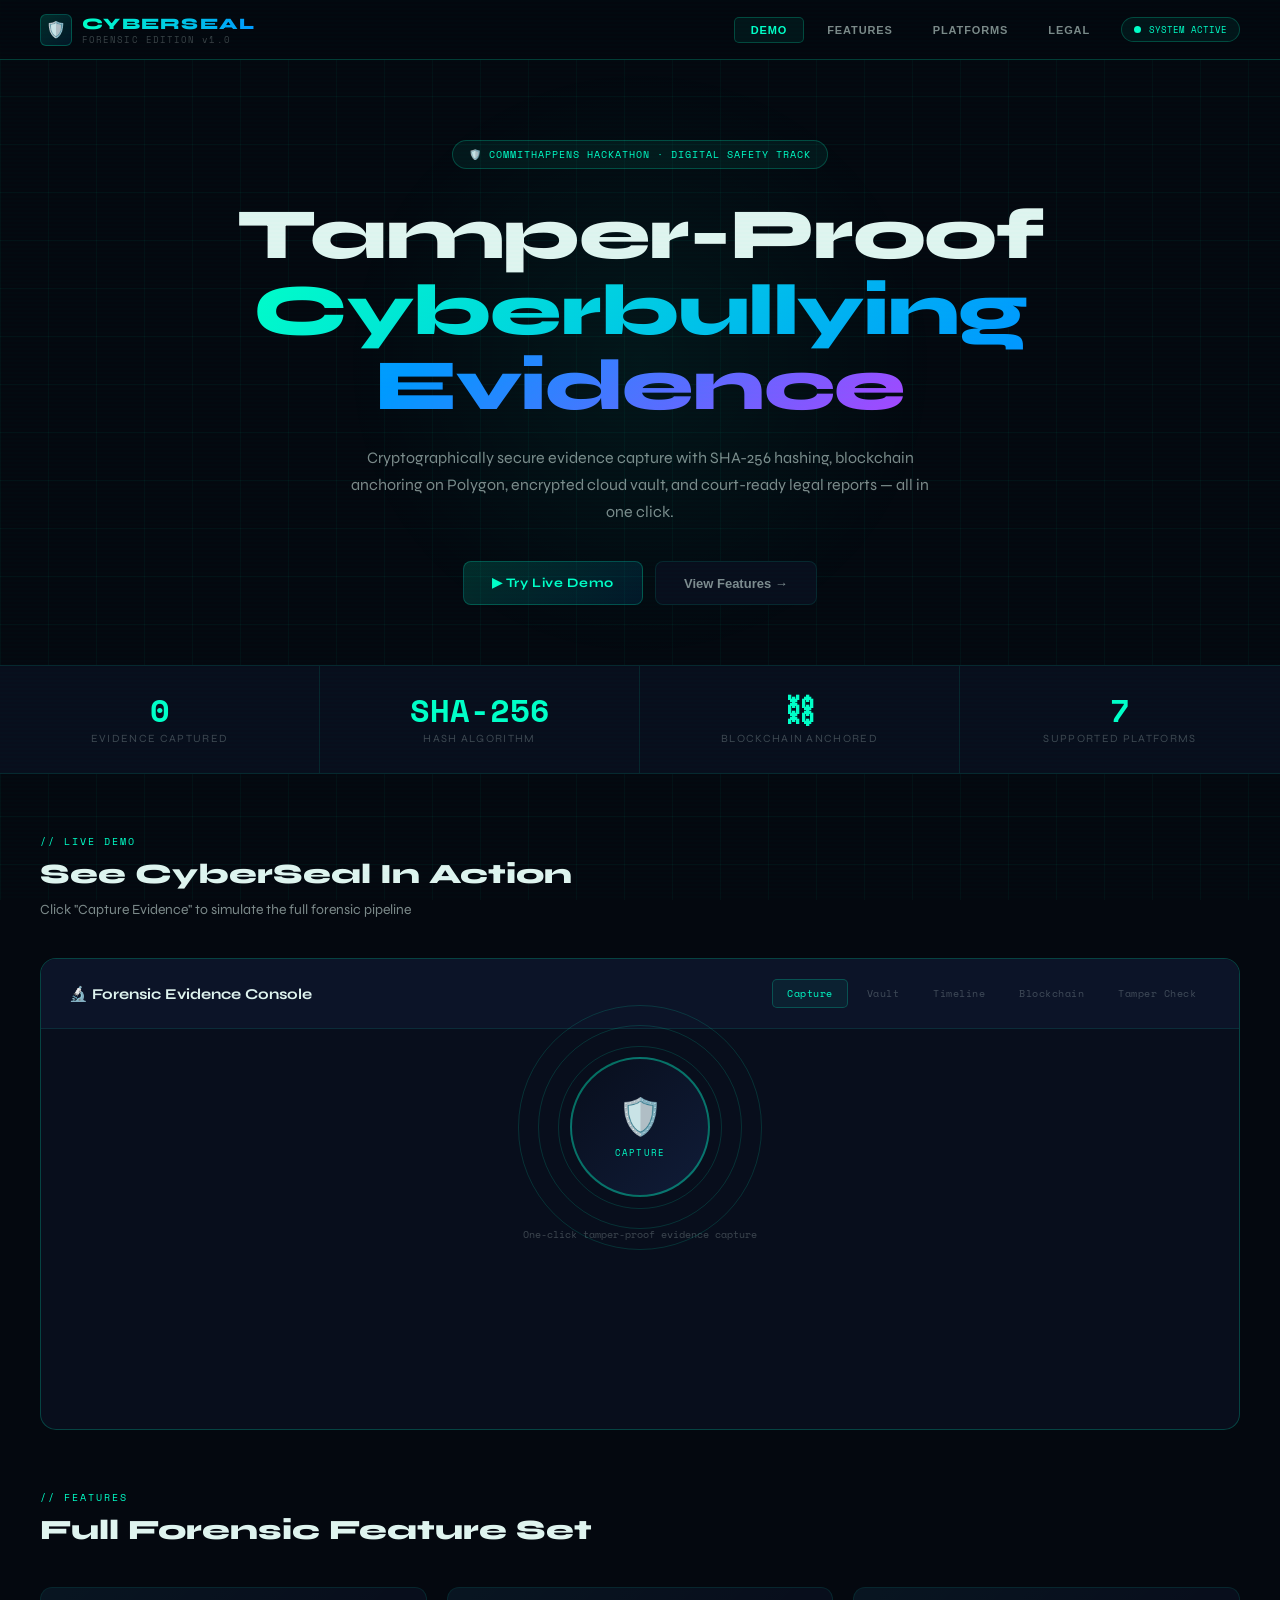
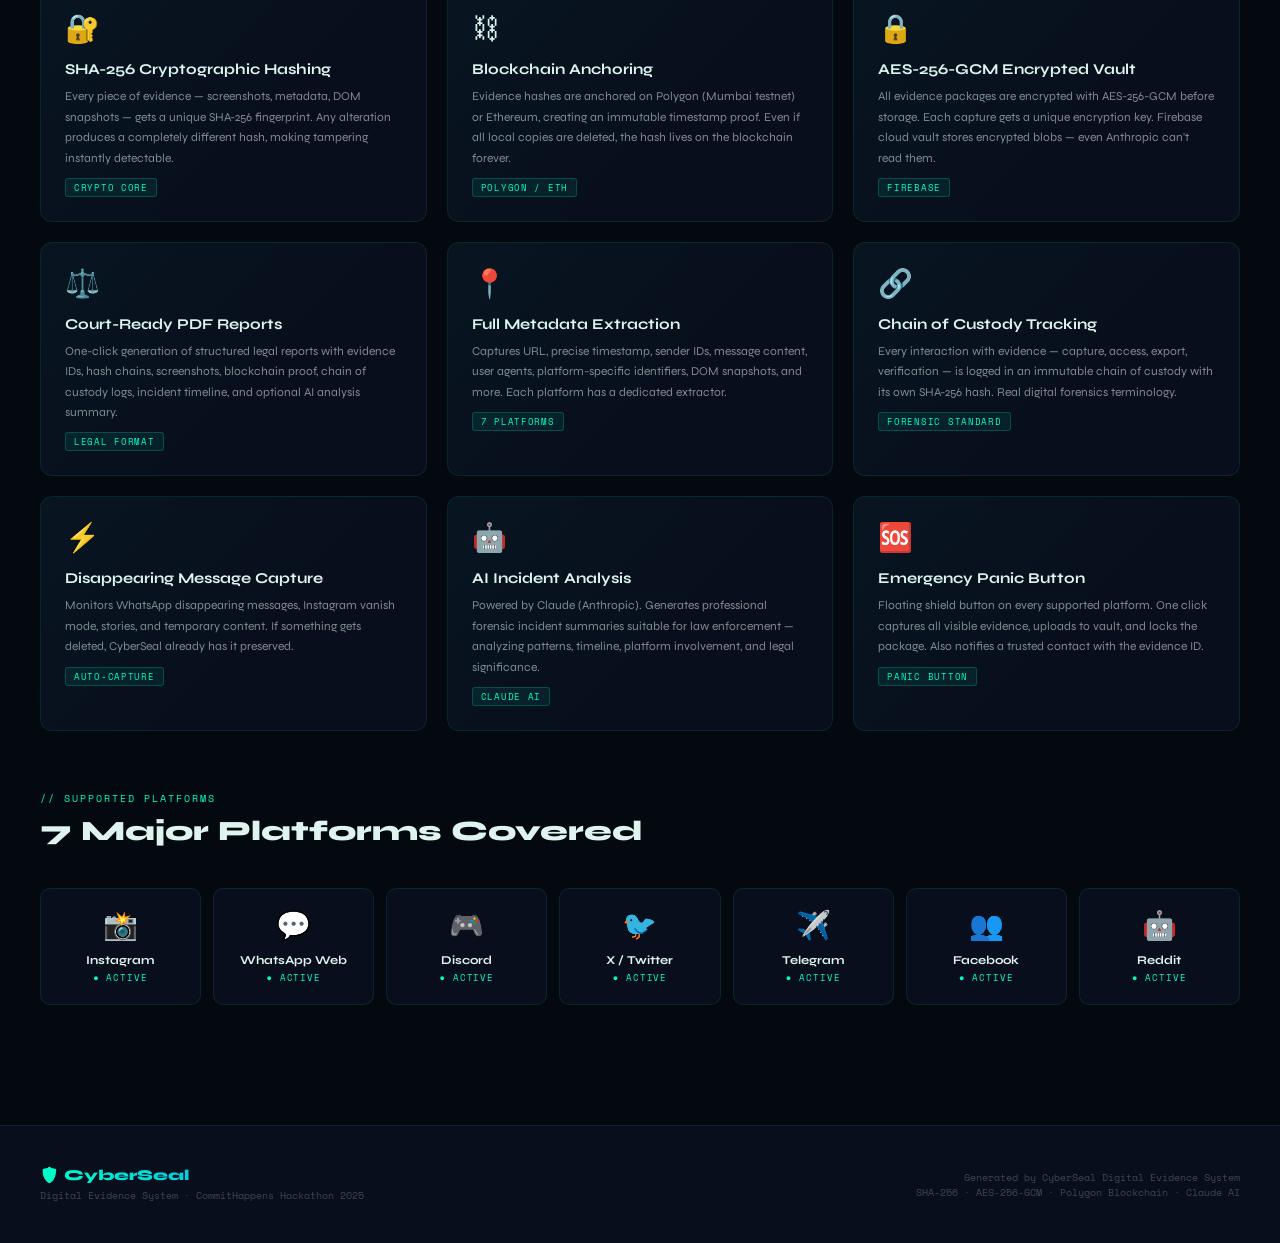
<file: index.html>
<!DOCTYPE html>
<html lang="en">
<head>
  <meta charset="UTF-8"/>
  <meta name="viewport" content="width=device-width, initial-scale=1.0"/>
  <title>CyberSeal — Digital Forensics Platform</title>
  <link rel="preconnect" href="https://fonts.googleapis.com">
  <link href="https://fonts.googleapis.com/css2?family=Space+Mono:ital,wght@0,400;0,700&family=Syne:wght@400;600;700;800;900&display=swap" rel="stylesheet">
  <style>
/* ============================================================
   CyberSeal Web Dashboard — Military Forensic Aesthetic
   ============================================================ */
*,*::before,*::after{box-sizing:border-box;margin:0;padding:0}

:root{
  --bg:      #04080f;
  --bg1:     #080e1c;
  --bg2:     #0c1428;
  --bg3:     #101c38;
  --border:  rgba(0,255,200,0.1);
  --border2: rgba(0,255,200,0.22);
  --accent:  #00ffc8;
  --accent2: #0099ff;
  --danger:  #ff3b5c;
  --warn:    #ffbb00;
  --text:    #dff4ef;
  --text2:   rgba(223,244,239,0.55);
  --text3:   rgba(223,244,239,0.25);
  --mono:    'Space Mono',monospace;
  --sans:    'Syne',sans-serif;
  --glow:    0 0 40px rgba(0,255,200,0.12);
  --glow2:   0 0 60px rgba(0,153,255,0.1);
}

html,body{background:var(--bg);color:var(--text);font-family:var(--sans);overflow-x:hidden;min-height:100vh}

/* Scanlines overlay */
body::before{content:'';position:fixed;inset:0;background:repeating-linear-gradient(0deg,transparent,transparent 2px,rgba(0,255,200,0.012) 2px,rgba(0,255,200,0.012) 4px);pointer-events:none;z-index:1000}

/* Grid background */
body::after{content:'';position:fixed;inset:0;background-image:linear-gradient(rgba(0,255,200,0.04) 1px,transparent 1px),linear-gradient(90deg,rgba(0,255,200,0.04) 1px,transparent 1px);background-size:48px 48px;pointer-events:none;z-index:0}

/* ---- NAV ---- */
nav{position:sticky;top:0;z-index:500;background:rgba(4,8,15,0.92);backdrop-filter:blur(12px);border-bottom:1px solid var(--border2);padding:0 40px;display:flex;align-items:center;gap:32px;height:60px}
.nav-logo{display:flex;align-items:center;gap:10px;text-decoration:none}
.nav-logo-icon{width:32px;height:32px;background:linear-gradient(135deg,rgba(0,255,200,0.15),rgba(0,153,255,0.1));border:1px solid var(--border2);border-radius:6px;display:flex;align-items:center;justify-content:center;font-size:16px}
.nav-brand{font-weight:800;font-size:16px;letter-spacing:0.08em;background:linear-gradient(90deg,var(--accent),var(--accent2));-webkit-background-clip:text;-webkit-text-fill-color:transparent;background-clip:text}
.nav-tagline{font-family:var(--mono);font-size:9px;color:var(--text3);letter-spacing:0.12em}
.nav-items{display:flex;align-items:center;gap:6px;margin-left:auto}
.nav-item{padding:6px 16px;font-size:11px;font-weight:600;letter-spacing:0.08em;color:var(--text2);background:none;border:1px solid transparent;border-radius:5px;cursor:pointer;transition:all 0.2s;text-transform:uppercase}
.nav-item:hover,.nav-item.active{color:var(--accent);border-color:var(--border2);background:rgba(0,255,200,0.06)}
.nav-status{display:flex;align-items:center;gap:8px;padding:5px 12px;background:rgba(0,255,200,0.06);border:1px solid var(--border2);border-radius:20px;font-family:var(--mono);font-size:9px;color:var(--accent);margin-left:8px}
.nav-dot{width:7px;height:7px;border-radius:50%;background:var(--accent);animation:blink 1.4s ease infinite}
@keyframes blink{0%,100%{opacity:1}50%{opacity:0.2}}

/* ---- HERO ---- */
.hero{position:relative;z-index:1;padding:80px 40px 60px;text-align:center;overflow:hidden}
.hero::before{content:'';position:absolute;top:50%;left:50%;transform:translate(-50%,-50%);width:600px;height:600px;background:radial-gradient(ellipse at center,rgba(0,255,200,0.06) 0%,transparent 70%);pointer-events:none}
.hero-badge{display:inline-flex;align-items:center;gap:8px;padding:6px 16px;background:rgba(0,255,200,0.06);border:1px solid var(--border2);border-radius:20px;font-family:var(--mono);font-size:10px;color:var(--accent);letter-spacing:0.1em;margin-bottom:28px}
.hero-title{font-size:clamp(40px,6vw,72px);font-weight:900;line-height:1.05;letter-spacing:-0.02em;margin-bottom:20px}
.hero-title span{background:linear-gradient(135deg,var(--accent) 0%,var(--accent2) 60%,#aa44ff 100%);-webkit-background-clip:text;-webkit-text-fill-color:transparent;background-clip:text}
.hero-sub{font-size:16px;color:var(--text2);max-width:600px;margin:0 auto 36px;line-height:1.7}
.hero-actions{display:flex;gap:12px;justify-content:center;flex-wrap:wrap}
.btn-primary{padding:13px 28px;background:linear-gradient(135deg,rgba(0,255,200,0.15),rgba(0,153,255,0.1));border:1px solid var(--border2);border-radius:8px;color:var(--accent);font-family:var(--sans);font-size:13px;font-weight:700;cursor:pointer;letter-spacing:0.05em;transition:all 0.2s}
.btn-primary:hover{background:linear-gradient(135deg,rgba(0,255,200,0.25),rgba(0,153,255,0.2));box-shadow:var(--glow);transform:translateY(-1px)}
.btn-secondary{padding:13px 28px;background:var(--bg1);border:1px solid var(--border);border-radius:8px;color:var(--text2);font-size:13px;font-weight:600;cursor:pointer;transition:all 0.2s}
.btn-secondary:hover{border-color:var(--border2);color:var(--text)}

/* ---- STATS BAR ---- */
.stats-bar{position:relative;z-index:1;display:grid;grid-template-columns:repeat(4,1fr);border-top:1px solid var(--border);border-bottom:1px solid var(--border);background:var(--bg1);margin:0}
.stat-block{padding:28px;text-align:center;border-right:1px solid var(--border)}
.stat-block:last-child{border-right:none}
.stat-num{font-family:var(--mono);font-size:32px;font-weight:700;color:var(--accent);line-height:1;margin-bottom:6px}
.stat-desc{font-size:11px;color:var(--text3);text-transform:uppercase;letter-spacing:0.12em}

/* ---- MAIN CONTENT ---- */
.main{position:relative;z-index:1;padding:60px 40px;max-width:1400px;margin:0 auto}

/* ---- SECTION HEADER ---- */
.section-head{margin-bottom:40px}
.section-label{font-family:var(--mono);font-size:10px;color:var(--accent);letter-spacing:0.2em;text-transform:uppercase;margin-bottom:8px}
.section-title{font-size:28px;font-weight:800;margin-bottom:10px}
.section-sub{color:var(--text2);font-size:14px}

/* ---- FEATURE GRID ---- */
.feature-grid{display:grid;grid-template-columns:repeat(auto-fit,minmax(300px,1fr));gap:20px;margin-bottom:60px}
.feature-card{background:var(--bg1);border:1px solid var(--border);border-radius:12px;padding:24px;transition:all 0.3s;position:relative;overflow:hidden}
.feature-card::before{content:'';position:absolute;inset:0;background:linear-gradient(135deg,rgba(0,255,200,0.03) 0%,transparent 60%);pointer-events:none}
.feature-card:hover{border-color:var(--border2);transform:translateY(-2px);box-shadow:var(--glow)}
.fc-icon{font-size:28px;margin-bottom:14px}
.fc-title{font-size:15px;font-weight:700;margin-bottom:8px;color:var(--text)}
.fc-desc{font-size:12px;color:var(--text2);line-height:1.7}
.fc-tag{display:inline-block;padding:2px 8px;background:rgba(0,255,200,0.08);border:1px solid rgba(0,255,200,0.2);border-radius:3px;font-family:var(--mono);font-size:9px;color:var(--accent);letter-spacing:0.08em;margin-top:10px}

/* ---- DEMO PANEL ---- */
.demo-section{background:var(--bg1);border:1px solid var(--border2);border-radius:16px;overflow:hidden;margin-bottom:60px}
.demo-header{padding:20px 28px;border-bottom:1px solid var(--border);display:flex;align-items:center;justify-content:space-between;background:var(--bg2)}
.demo-title{font-weight:700;font-size:15px;display:flex;align-items:center;gap:10px}
.demo-tabs{display:flex;gap:4px}
.demo-tab{padding:6px 14px;background:none;border:1px solid transparent;border-radius:5px;color:var(--text3);font-family:var(--mono);font-size:10px;cursor:pointer;transition:all 0.2s;letter-spacing:0.05em}
.demo-tab.active,.demo-tab:hover{color:var(--accent);border-color:var(--border2);background:rgba(0,255,200,0.06)}
.demo-body{padding:28px;min-height:400px}

/* ---- EVIDENCE DEMO CARD ---- */
.ev-demo-card{background:var(--bg2);border:1px solid var(--border);border-radius:10px;padding:20px;margin-bottom:16px}
.ev-demo-top{display:flex;align-items:center;gap:12px;margin-bottom:14px;flex-wrap:wrap}
.ev-demo-platform{padding:4px 10px;background:rgba(0,153,255,0.1);border:1px solid rgba(0,153,255,0.3);border-radius:4px;font-family:var(--mono);font-size:10px;color:var(--accent2);letter-spacing:0.1em}
.ev-demo-id{font-family:var(--mono);font-size:12px;color:var(--accent);flex:1}
.ev-demo-verified{padding:3px 10px;background:rgba(0,255,200,0.08);border:1px solid rgba(0,255,200,0.3);border-radius:4px;font-family:var(--mono);font-size:9px;color:var(--accent);letter-spacing:0.1em}
.ev-demo-grid{display:grid;grid-template-columns:1fr 1fr;gap:10px}
.ev-demo-field{background:var(--bg3);border:1px solid var(--border);border-radius:6px;padding:10px}
.ev-demo-label{font-family:var(--mono);font-size:9px;color:var(--text3);letter-spacing:0.1em;margin-bottom:4px;text-transform:uppercase}
.ev-demo-val{font-family:var(--mono);font-size:10px;color:var(--accent);word-break:break-all}

/* ---- TIMELINE ---- */
.timeline{position:relative;padding-left:28px}
.timeline::before{content:'';position:absolute;left:8px;top:0;bottom:0;width:1px;background:linear-gradient(to bottom,var(--accent),var(--accent2),transparent)}
.tl-entry{position:relative;padding:14px 0 14px 20px;border-bottom:1px solid var(--border)}
.tl-entry:last-child{border-bottom:none}
.tl-entry::before{content:'';position:absolute;left:-20px;top:22px;width:9px;height:9px;border-radius:50%;background:var(--accent);border:2px solid var(--bg1);box-shadow:0 0 10px rgba(0,255,200,0.5)}
.tl-time{font-family:var(--mono);font-size:10px;color:var(--accent);margin-bottom:4px}
.tl-event{font-size:13px;font-weight:600;margin-bottom:3px}
.tl-platform{font-family:var(--mono);font-size:9px;color:var(--text3);letter-spacing:0.08em}

/* ---- BLOCKCHAIN SECTION ---- */
.chain-block{background:linear-gradient(135deg,var(--bg2),var(--bg3));border:1px solid rgba(0,153,255,0.2);border-radius:10px;padding:20px}
.chain-tx-id{font-family:var(--mono);font-size:11px;color:var(--accent2);margin-bottom:8px;word-break:break-all}
.chain-meta{display:flex;gap:16px;flex-wrap:wrap}
.chain-meta-item{font-family:var(--mono);font-size:10px;color:var(--text3)}
.chain-meta-item span{color:var(--text2)}

/* ---- TAMPER DEMO ---- */
.tamper-block{background:rgba(255,59,92,0.04);border:1px solid rgba(255,59,92,0.2);border-radius:10px;padding:20px}
.tamper-warning{font-family:var(--mono);font-size:14px;color:var(--danger);font-weight:700;margin-bottom:12px;display:flex;align-items:center;gap:10px}
.tamper-detail{font-family:var(--mono);font-size:10px;color:rgba(255,59,92,0.7);line-height:1.8}

/* ---- PLATFORMS SECTION ---- */
.platforms-grid{display:grid;grid-template-columns:repeat(auto-fit,minmax(140px,1fr));gap:12px;margin-bottom:60px}
.platform-tile{background:var(--bg1);border:1px solid var(--border);border-radius:10px;padding:20px;text-align:center;transition:all 0.2s}
.platform-tile:hover{border-color:var(--border2);transform:translateY(-2px)}
.pt-icon{font-size:28px;margin-bottom:10px}
.pt-name{font-size:12px;font-weight:700;margin-bottom:4px}
.pt-status{font-family:var(--mono);font-size:9px;color:var(--accent);letter-spacing:0.1em}

/* ---- FOOTER ---- */
footer{position:relative;z-index:1;border-top:1px solid var(--border);padding:40px;background:var(--bg1)}
.footer-inner{max-width:1400px;margin:0 auto;display:flex;align-items:center;justify-content:space-between;gap:20px;flex-wrap:wrap}
.footer-brand{font-weight:800;font-size:15px;background:linear-gradient(90deg,var(--accent),var(--accent2));-webkit-background-clip:text;-webkit-text-fill-color:transparent;background-clip:text}
.footer-text{font-family:var(--mono);font-size:10px;color:var(--text3)}

/* ---- ANIMATIONS ---- */
.fade-in{opacity:0;transform:translateY(20px);animation:fade-in 0.6s ease forwards}
@keyframes fade-in{to{opacity:1;transform:none}}
.stagger-1{animation-delay:0.1s}
.stagger-2{animation-delay:0.2s}
.stagger-3{animation-delay:0.3s}
.stagger-4{animation-delay:0.4s}

/* ---- CAPTURE DEMO BUTTON ---- */
.demo-capture-btn{display:flex;flex-direction:column;align-items:center;justify-content:center;width:140px;height:140px;border-radius:50%;background:linear-gradient(135deg,#080e1c,#101c38);border:2px solid rgba(0,255,200,0.4);cursor:pointer;margin:0 auto 30px;position:relative;transition:all 0.3s;outline:none}
.demo-capture-btn:hover{border-color:var(--accent);box-shadow:0 0 60px rgba(0,255,200,0.25)}
.demo-capture-btn.active{border-color:var(--accent);box-shadow:0 0 80px rgba(0,255,200,0.4)}
.dcb-icon{font-size:36px;margin-bottom:8px}
.dcb-label{font-family:var(--mono);font-size:9px;color:var(--accent);letter-spacing:0.12em}
.dcb-ring{position:absolute;border-radius:50%;border:1px solid rgba(0,255,200,0.15);animation:ring-expand 2.2s ease-out infinite}
.dcb-ring.r1{width:120%;height:120%;animation-delay:0s}
.dcb-ring.r2{width:150%;height:150%;animation-delay:0.7s}
.dcb-ring.r3{width:180%;height:180%;animation-delay:1.4s}
@keyframes ring-expand{0%{transform:scale(0.85);opacity:0.6}100%{transform:scale(1);opacity:0}}

/* ---- CAPTURE RESULT ---- */
.capture-result{display:none;background:var(--bg2);border:1px solid var(--border2);border-radius:10px;padding:20px;font-family:var(--mono);font-size:11px}
.capture-result.show{display:block;animation:fade-in 0.4s ease}
.cr-line{margin-bottom:6px;color:var(--text2)}
.cr-line .val{color:var(--accent)}
.cr-line .hash-val{color:var(--accent2);font-size:9px;word-break:break-all}
.cr-chain{color:#0099ff}

/* ---- COPY BUTTON ---- */
.copy-btn{padding:4px 10px;background:var(--bg3);border:1px solid var(--border2);border-radius:4px;color:var(--accent);font-family:var(--mono);font-size:9px;cursor:pointer;margin-left:8px;transition:all 0.15s}
.copy-btn:hover{background:rgba(0,255,200,0.1)}
  </style>
</head>
<body>

<!-- NAV -->
<nav>
  <a class="nav-logo" href="#">
    <div class="nav-logo-icon">🛡️</div>
    <div>
      <div class="nav-brand">CYBERSEAL</div>
      <div class="nav-tagline">FORENSIC EDITION v1.0</div>
    </div>
  </a>
  <div class="nav-items">
    <button class="nav-item active" onclick="showSection('demo')">Demo</button>
    <button class="nav-item" onclick="showSection('features')">Features</button>
    <button class="nav-item" onclick="showSection('platforms')">Platforms</button>
    <button class="nav-item" onclick="showSection('legal')">Legal</button>
    <div class="nav-status"><div class="nav-dot"></div> SYSTEM ACTIVE</div>
  </div>
</nav>

<!-- HERO -->
<div class="hero" id="heroSection">
  <div class="hero-badge">🛡️ COMMITHAPPENS HACKATHON · DIGITAL SAFETY TRACK</div>
  <h1 class="hero-title fade-in">
    Tamper-Proof<br/><span>Cyberbullying Evidence</span>
  </h1>
  <p class="hero-sub fade-in stagger-1">
    Cryptographically secure evidence capture with SHA-256 hashing, blockchain anchoring on Polygon, encrypted cloud vault, and court-ready legal reports — all in one click.
  </p>
  <div class="hero-actions fade-in stagger-2">
    <button class="btn-primary" onclick="scrollToDemo()">▶ Try Live Demo</button>
    <button class="btn-secondary" onclick="showSection('features')">View Features →</button>
  </div>
</div>

<!-- STATS BAR -->
<div class="stats-bar">
  <div class="stat-block fade-in stagger-1">
    <div class="stat-num" id="liveCaptures">0</div>
    <div class="stat-desc">Evidence Captured</div>
  </div>
  <div class="stat-block fade-in stagger-2">
    <div class="stat-num">SHA-256</div>
    <div class="stat-desc">Hash Algorithm</div>
  </div>
  <div class="stat-block fade-in stagger-3">
    <div class="stat-num">⛓</div>
    <div class="stat-desc">Blockchain Anchored</div>
  </div>
  <div class="stat-block fade-in stagger-4">
    <div class="stat-num">7</div>
    <div class="stat-desc">Supported Platforms</div>
  </div>
</div>

<!-- MAIN -->
<div class="main">

  <!-- ===== DEMO SECTION ===== -->
  <section id="demo" style="margin-bottom:60px">
    <div class="section-head">
      <div class="section-label">// Live Demo</div>
      <h2 class="section-title">See CyberSeal In Action</h2>
      <p class="section-sub">Click "Capture Evidence" to simulate the full forensic pipeline</p>
    </div>

    <div class="demo-section">
      <div class="demo-header">
        <div class="demo-title">🔬 Forensic Evidence Console</div>
        <div class="demo-tabs">
          <button class="demo-tab active" onclick="switchDemoTab('capture',this)">Capture</button>
          <button class="demo-tab" onclick="switchDemoTab('vault',this)">Vault</button>
          <button class="demo-tab" onclick="switchDemoTab('timeline',this)">Timeline</button>
          <button class="demo-tab" onclick="switchDemoTab('blockchain',this)">Blockchain</button>
          <button class="demo-tab" onclick="switchDemoTab('tamper',this)">Tamper Check</button>
        </div>
      </div>

      <div class="demo-body">
        <!-- Capture Tab -->
        <div id="demoCapture">
          <button class="demo-capture-btn" onclick="simulateCapture()" id="captureBtn">
            <div class="dcb-ring r1"></div>
            <div class="dcb-ring r2"></div>
            <div class="dcb-ring r3"></div>
            <div class="dcb-icon">🛡️</div>
            <div class="dcb-label">CAPTURE</div>
          </button>
          <div style="text-align:center;font-family:var(--mono);font-size:10px;color:var(--text3);margin-bottom:24px">One-click tamper-proof evidence capture</div>

          <div class="capture-result" id="captureResult">
            <div class="cr-line">STATUS: <span class="val">✓ EVIDENCE SECURED</span></div>
            <div class="cr-line">EVIDENCE ID: <span class="val" id="demoEvidenceId">—</span> <button class="copy-btn" onclick="copyText('demoEvidenceId')">COPY</button></div>
            <div class="cr-line">PLATFORM: <span class="val" id="demoPlatform">—</span></div>
            <div class="cr-line">TIMESTAMP: <span class="val" id="demoTimestamp">—</span></div>
            <div class="cr-line">SHA-256 HASH: <span class="hash-val" id="demoHash">—</span></div>
            <div class="cr-line">SCREENSHOT HASH: <span class="hash-val" id="demoSsHash">—</span></div>
            <div class="cr-line cr-chain">⛓ BLOCKCHAIN TX: <span id="demoTxHash">—</span></div>
            <div class="cr-line cr-chain">   NETWORK: Polygon Mumbai Testnet</div>
            <div class="cr-line" style="margin-top:12px;padding-top:12px;border-top:1px solid var(--border)">ENCRYPTION: <span class="val">AES-256-GCM · Key stored in local vault</span></div>
            <div class="cr-line">CUSTODY ENTRY: <span class="val">CAPTURED → chain initialized</span></div>
          </div>
        </div>

        <!-- Vault Tab -->
        <div id="demoVault" style="display:none">
          <div style="display:flex;align-items:center;justify-content:space-between;margin-bottom:20px">
            <div style="font-size:14px;font-weight:700">🔐 Evidence Vault</div>
            <div style="font-family:var(--mono);font-size:10px;color:var(--text3)" id="vaultCount">0 items</div>
          </div>
          <div id="demoVaultList">
            <div style="text-align:center;padding:40px;font-family:var(--mono);font-size:11px;color:var(--text3)">Capture some evidence first to populate the vault</div>
          </div>
        </div>

        <!-- Timeline Tab -->
        <div id="demoTimeline" style="display:none">
          <div style="font-size:14px;font-weight:700;margin-bottom:20px">📅 Incident Timeline</div>
          <div class="timeline" id="demoTimelineList">
            <div style="font-family:var(--mono);font-size:11px;color:var(--text3);padding:40px 0">No timeline entries yet. Capture evidence to build timeline.</div>
          </div>
        </div>

        <!-- Blockchain Tab -->
        <div id="demoBlockchain" style="display:none">
          <div style="font-size:14px;font-weight:700;margin-bottom:20px">⛓ Blockchain Proof of Existence</div>
          <p style="font-size:12px;color:var(--text2);margin-bottom:20px;line-height:1.7">
            Each evidence hash is anchored on the Polygon Mumbai testnet, creating an immutable, timestamped proof of existence that cannot be altered retroactively. This proves the evidence existed at a specific point in time.
          </p>
          <div id="demoChainList">
            <div style="font-family:var(--mono);font-size:11px;color:var(--text3);padding:40px 0">No blockchain records yet. Capture evidence first.</div>
          </div>
        </div>

        <!-- Tamper Tab -->
        <div id="demoTamper" style="display:none">
          <div style="font-size:14px;font-weight:700;margin-bottom:20px">🔍 Tamper Detection System</div>
          <p style="font-size:12px;color:var(--text2);margin-bottom:20px;line-height:1.7">
            CyberSeal computes SHA-256 hashes at capture time and re-verifies on every access. Any modification — even a single bit change — produces a completely different hash, instantly exposing tampering.
          </p>
          <div style="display:flex;gap:12px;margin-bottom:20px;flex-wrap:wrap">
            <button class="btn-primary" onclick="simulateTamperCheck(false)">✓ Verify Clean Evidence</button>
            <button style="padding:13px 28px;background:rgba(255,59,92,0.1);border:1px solid rgba(255,59,92,0.3);border-radius:8px;color:var(--danger);font-weight:700;font-size:13px;cursor:pointer" onclick="simulateTamperCheck(true)">⚠ Simulate Tampered Evidence</button>
          </div>
          <div id="tamperResult"></div>
        </div>
      </div>
    </div>
  </section>

  <!-- ===== FEATURES ===== -->
  <section id="features">
    <div class="section-head">
      <div class="section-label">// Features</div>
      <h2 class="section-title">Full Forensic Feature Set</h2>
    </div>
    <div class="feature-grid">
      <div class="feature-card fade-in">
        <div class="fc-icon">🔐</div>
        <div class="fc-title">SHA-256 Cryptographic Hashing</div>
        <div class="fc-desc">Every piece of evidence — screenshots, metadata, DOM snapshots — gets a unique SHA-256 fingerprint. Any alteration produces a completely different hash, making tampering instantly detectable.</div>
        <div class="fc-tag">CRYPTO CORE</div>
      </div>
      <div class="feature-card fade-in stagger-1">
        <div class="fc-icon">⛓</div>
        <div class="fc-title">Blockchain Anchoring</div>
        <div class="fc-desc">Evidence hashes are anchored on Polygon (Mumbai testnet) or Ethereum, creating an immutable timestamp proof. Even if all local copies are deleted, the hash lives on the blockchain forever.</div>
        <div class="fc-tag">POLYGON / ETH</div>
      </div>
      <div class="feature-card fade-in stagger-2">
        <div class="fc-icon">🔒</div>
        <div class="fc-title">AES-256-GCM Encrypted Vault</div>
        <div class="fc-desc">All evidence packages are encrypted with AES-256-GCM before storage. Each capture gets a unique encryption key. Firebase cloud vault stores encrypted blobs — even Anthropic can't read them.</div>
        <div class="fc-tag">FIREBASE</div>
      </div>
      <div class="feature-card fade-in">
        <div class="fc-icon">⚖️</div>
        <div class="fc-title">Court-Ready PDF Reports</div>
        <div class="fc-desc">One-click generation of structured legal reports with evidence IDs, hash chains, screenshots, blockchain proof, chain of custody logs, incident timeline, and optional AI analysis summary.</div>
        <div class="fc-tag">LEGAL FORMAT</div>
      </div>
      <div class="feature-card fade-in stagger-1">
        <div class="fc-icon">📍</div>
        <div class="fc-title">Full Metadata Extraction</div>
        <div class="fc-desc">Captures URL, precise timestamp, sender IDs, message content, user agents, platform-specific identifiers, DOM snapshots, and more. Each platform has a dedicated extractor.</div>
        <div class="fc-tag">7 PLATFORMS</div>
      </div>
      <div class="feature-card fade-in stagger-2">
        <div class="fc-icon">🔗</div>
        <div class="fc-title">Chain of Custody Tracking</div>
        <div class="fc-desc">Every interaction with evidence — capture, access, export, verification — is logged in an immutable chain of custody with its own SHA-256 hash. Real digital forensics terminology.</div>
        <div class="fc-tag">FORENSIC STANDARD</div>
      </div>
      <div class="feature-card fade-in">
        <div class="fc-icon">⚡</div>
        <div class="fc-title">Disappearing Message Capture</div>
        <div class="fc-desc">Monitors WhatsApp disappearing messages, Instagram vanish mode, stories, and temporary content. If something gets deleted, CyberSeal already has it preserved.</div>
        <div class="fc-tag">AUTO-CAPTURE</div>
      </div>
      <div class="feature-card fade-in stagger-1">
        <div class="fc-icon">🤖</div>
        <div class="fc-title">AI Incident Analysis</div>
        <div class="fc-desc">Powered by Claude (Anthropic). Generates professional forensic incident summaries suitable for law enforcement — analyzing patterns, timeline, platform involvement, and legal significance.</div>
        <div class="fc-tag">CLAUDE AI</div>
      </div>
      <div class="feature-card fade-in stagger-2">
        <div class="fc-icon">🆘</div>
        <div class="fc-title">Emergency Panic Button</div>
        <div class="fc-desc">Floating shield button on every supported platform. One click captures all visible evidence, uploads to vault, and locks the package. Also notifies a trusted contact with the evidence ID.</div>
        <div class="fc-tag">PANIC BUTTON</div>
      </div>
    </div>
  </section>

  <!-- ===== PLATFORMS ===== -->
  <section id="platforms">
    <div class="section-head">
      <div class="section-label">// Supported Platforms</div>
      <h2 class="section-title">7 Major Platforms Covered</h2>
    </div>
    <div class="platforms-grid">
      <div class="platform-tile"><div class="pt-icon">📸</div><div class="pt-name">Instagram</div><div class="pt-status">● ACTIVE</div></div>
      <div class="platform-tile"><div class="pt-icon">💬</div><div class="pt-name">WhatsApp Web</div><div class="pt-status">● ACTIVE</div></div>
      <div class="platform-tile"><div class="pt-icon">🎮</div><div class="pt-name">Discord</div><div class="pt-status">● ACTIVE</div></div>
      <div class="platform-tile"><div class="pt-icon">🐦</div><div class="pt-name">X / Twitter</div><div class="pt-status">● ACTIVE</div></div>
      <div class="platform-tile"><div class="pt-icon">✈️</div><div class="pt-name">Telegram</div><div class="pt-status">● ACTIVE</div></div>
      <div class="platform-tile"><div class="pt-icon">👥</div><div class="pt-name">Facebook</div><div class="pt-status">● ACTIVE</div></div>
      <div class="platform-tile"><div class="pt-icon">🤖</div><div class="pt-name">Reddit</div><div class="pt-status">● ACTIVE</div></div>
    </div>
  </section>

</div>

<!-- FOOTER -->
<footer>
  <div class="footer-inner">
    <div>
      <div class="footer-brand">🛡️ CyberSeal</div>
      <div class="footer-text" style="margin-top:4px">Digital Evidence System · CommitHappens Hackathon 2025</div>
    </div>
    <div class="footer-text" style="text-align:right">
      Generated by CyberSeal Digital Evidence System<br/>
      SHA-256 · AES-256-GCM · Polygon Blockchain · Claude AI
    </div>
  </div>
</footer>

<script>
// ============================================================
// CyberSeal Web Demo — Interactive JavaScript
// ============================================================

const DEMO_PLATFORMS = ['Instagram','WhatsApp Web','Discord','X / Twitter','Telegram','Facebook','Reddit'];
const DEMO_PLATFORM_KEYS = ['instagram','whatsapp','discord','twitter','telegram','facebook','reddit'];

let captureCount = 0;
let demoEvidences = [];

// SHA-256 in browser
async function sha256(str) {
  const buf = await crypto.subtle.digest('SHA-256', new TextEncoder().encode(str));
  return Array.from(new Uint8Array(buf)).map(b => b.toString(16).padStart(2,'0')).join('');
}

async function generateEvidenceId(platform, ts, hash) {
  const h = await sha256(`${platform}-${ts}-${hash}`);
  return `CS-${platform.slice(0,3).toUpperCase()}-${h.slice(0,8).toUpperCase()}-${h.slice(8,16).toUpperCase()}`;
}

async function simulateCapture() {
  const btn = document.getElementById('captureBtn');
  btn.classList.add('active');
  
  const platformIdx = Math.floor(Math.random() * DEMO_PLATFORMS.length);
  const platform = DEMO_PLATFORM_KEYS[platformIdx];
  const platformName = DEMO_PLATFORMS[platformIdx];
  const ts = Date.now();

  // Generate hashes
  const metadataHash = await sha256(`metadata-${platform}-${ts}-${Math.random()}`);
  const screenshotHash = await sha256(`screenshot-${platform}-${ts}-${Math.random()}`);
  const combinedHash = await sha256(`${metadataHash}|${screenshotHash}|${ts}`);
  const evidenceId = await generateEvidenceId(platform, ts, combinedHash);
  const txHash = '0x' + await sha256(`tx-${evidenceId}-${ts}`);

  const evidence = {
    evidenceId, platform, platformName, ts,
    isoTime: new Date(ts).toISOString(),
    hash: combinedHash,
    screenshotHash,
    metadataHash,
    txHash,
    network: 'Polygon Mumbai Testnet',
    verified: true
  };

  demoEvidences.unshift(evidence);
  captureCount++;

  // Update stats
  document.getElementById('liveCaptures').textContent = captureCount;

  // Show result
  const result = document.getElementById('captureResult');
  result.classList.add('show');
  document.getElementById('demoEvidenceId').textContent = evidenceId;
  document.getElementById('demoPlatform').textContent = platformName;
  document.getElementById('demoTimestamp').textContent = new Date(ts).toLocaleString();
  document.getElementById('demoHash').textContent = combinedHash;
  document.getElementById('demoSsHash').textContent = screenshotHash;
  document.getElementById('demoTxHash').textContent = txHash.slice(0, 42) + '...';

  // Update vault
  renderDemoVault();
  renderDemoTimeline();
  renderDemoBlockchain();

  setTimeout(() => btn.classList.remove('active'), 600);
}

function renderDemoVault() {
  const list = document.getElementById('demoVaultList');
  document.getElementById('vaultCount').textContent = `${demoEvidences.length} items`;
  if (!demoEvidences.length) return;
  list.innerHTML = demoEvidences.map(e => `
    <div class="ev-demo-card">
      <div class="ev-demo-top">
        <span class="ev-demo-platform">${e.platform.toUpperCase().slice(0,3)}</span>
        <span class="ev-demo-id">${e.evidenceId}</span>
        <span class="ev-demo-verified">✓ VERIFIED</span>
      </div>
      <div class="ev-demo-grid">
        <div class="ev-demo-field"><div class="ev-demo-label">Platform</div><div class="ev-demo-val">${e.platformName}</div></div>
        <div class="ev-demo-field"><div class="ev-demo-label">Timestamp</div><div class="ev-demo-val">${e.isoTime.replace('T',' ').slice(0,19)}</div></div>
        <div class="ev-demo-field" style="grid-column:span 2"><div class="ev-demo-label">SHA-256 Hash</div><div class="ev-demo-val" style="font-size:9px">${e.hash}</div></div>
      </div>
    </div>
  `).join('');
}

function renderDemoTimeline() {
  const list = document.getElementById('demoTimelineList');
  list.innerHTML = demoEvidences.map((e,i) => `
    <div class="tl-entry">
      <div class="tl-time">${new Date(e.ts).toLocaleTimeString()}</div>
      <div class="tl-event">Evidence Captured #${captureCount - i} — ${e.platformName}</div>
      <div class="tl-platform">ID: ${e.evidenceId}</div>
    </div>
  `).join('');
}

function renderDemoBlockchain() {
  const list = document.getElementById('demoChainList');
  list.innerHTML = demoEvidences.map(e => `
    <div class="chain-block" style="margin-bottom:12px">
      <div class="chain-tx-id">TX: ${e.txHash}</div>
      <div class="chain-meta">
        <div class="chain-meta-item">Network: <span>${e.network}</span></div>
        <div class="chain-meta-item">Evidence: <span>${e.evidenceId}</span></div>
        <div class="chain-meta-item">Time: <span>${new Date(e.ts).toLocaleString()}</span></div>
      </div>
    </div>
  `).join('');
}

function simulateTamperCheck(isTampered) {
  const el = document.getElementById('tamperResult');
  if (isTampered) {
    el.innerHTML = `
      <div class="tamper-block">
        <div class="tamper-warning">⚠ WARNING: Evidence modified after capture.</div>
        <div class="tamper-detail">
          EVIDENCE ID: CS-INS-A3B4C5D6-E7F8A9B0<br/>
          STORED HASH:  a3f8b2c1d4e5f6a7b8c9d0e1f2a3b4c5d6e7f8a9b0c1d2e3f4a5b6c7d8e9f0a1<br/>
          CURRENT HASH: 7f3a2b8c1d4e5f6a7b8c9d0e1f2a3b4c5d6e7f8a9b0c1d2e3f4a5b6c7d8e9f1<br/><br/>
          RESULT: HASH MISMATCH DETECTED<br/>
          STATUS: EVIDENCE INVALIDATED<br/><br/>
          This evidence cannot be used in legal proceedings as the file has been modified after original capture. The discrepancy has been logged in the chain of custody.
        </div>
      </div>
    `;
  } else {
    const h = '4a8b2c9d3e7f1a5b6c8d2e4f9a3b7c1d5e8f2a6b4c9d3e7f1a5b8c2d6e4f9a0';
    el.innerHTML = `
      <div style="background:rgba(0,255,200,0.04);border:1px solid rgba(0,255,200,0.2);border-radius:10px;padding:20px;font-family:var(--mono);font-size:11px">
        <div style="color:var(--accent);font-weight:700;margin-bottom:12px">✓ INTEGRITY VERIFIED — Evidence Unmodified</div>
        <div style="color:var(--text2);line-height:1.8">
          EVIDENCE ID: CS-DIS-B4C5D6E7-F8A9B0C1<br/>
          STORED HASH:  ${h}<br/>
          CURRENT HASH: ${h}<br/><br/>
          MATCH: IDENTICAL<br/>
          STATUS: EVIDENCE VALID FOR LEGAL USE<br/><br/>
          This evidence has not been tampered with since original capture. All hashes match. Chain of custody is intact. Safe for submission to law enforcement.
        </div>
      </div>
    `;
  }
}

function switchDemoTab(tab, btn) {
  document.querySelectorAll('.demo-tab').forEach(t => t.classList.remove('active'));
  btn.classList.add('active');
  document.getElementById('demoCapture').style.display = tab === 'capture' ? 'block' : 'none';
  document.getElementById('demoVault').style.display = tab === 'vault' ? 'block' : 'none';
  document.getElementById('demoTimeline').style.display = tab === 'timeline' ? 'block' : 'none';
  document.getElementById('demoBlockchain').style.display = tab === 'blockchain' ? 'block' : 'none';
  document.getElementById('demoTamper').style.display = tab === 'tamper' ? 'block' : 'none';
}

function showSection(id) {
  document.getElementById(id)?.scrollIntoView({ behavior: 'smooth', block: 'start' });
}
function scrollToDemo() { showSection('demo'); }

function copyText(elementId) {
  const text = document.getElementById(elementId).textContent;
  navigator.clipboard.writeText(text);
}
</script>
</body>
</html>
</file>
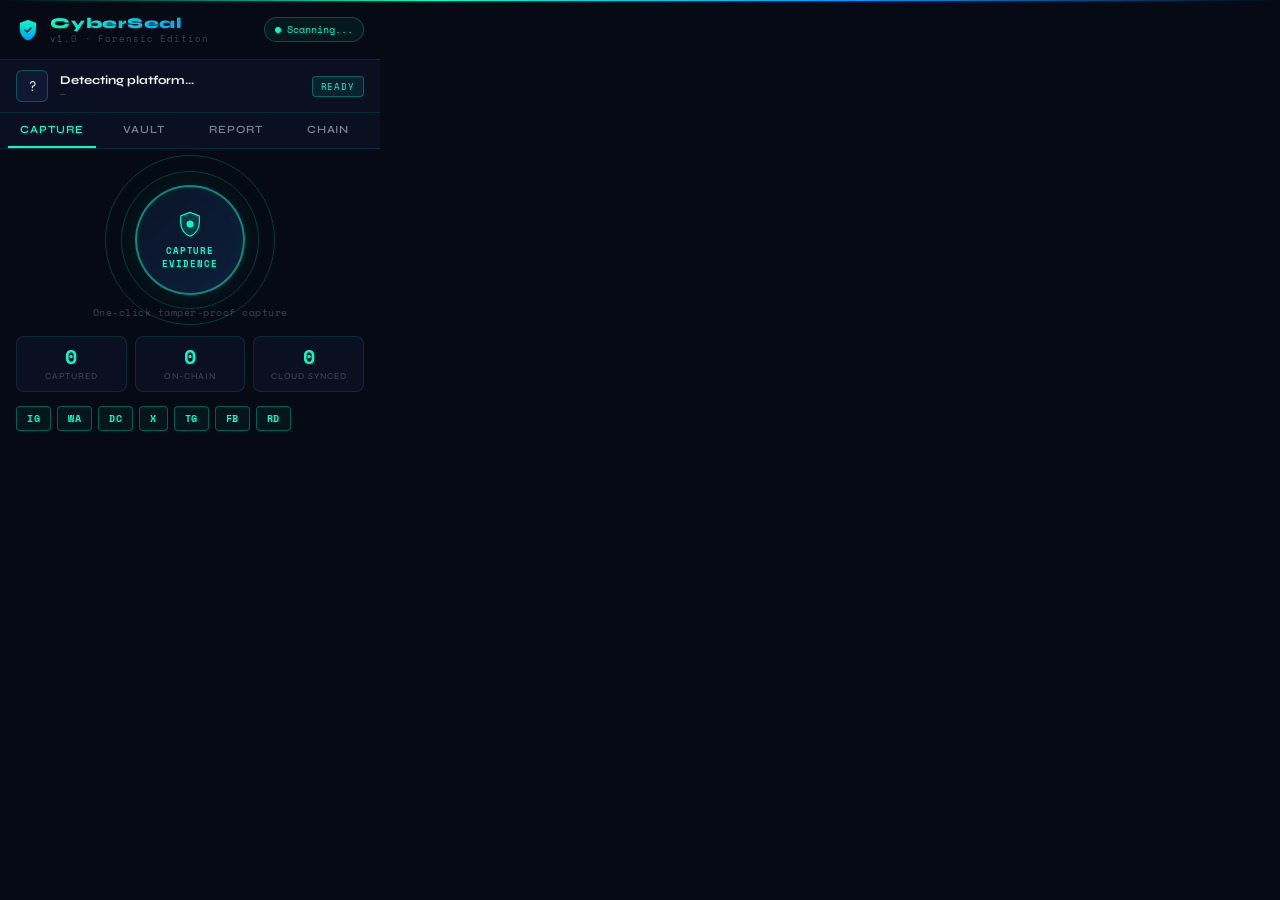
<file: extension/popup/popup.html>
<!DOCTYPE html>
<html lang="en">
<head>
  <meta charset="UTF-8" />
  <meta name="viewport" content="width=device-width, initial-scale=1.0" />
  <title>CyberSeal</title>
  <link rel="preconnect" href="https://fonts.googleapis.com">
  <link href="https://fonts.googleapis.com/css2?family=Space+Mono:ital,wght@0,400;0,700;1,400&family=Syne:wght@400;600;700;800&display=swap" rel="stylesheet">
  <link rel="stylesheet" href="popup.css" />
</head>
<body>
  <div id="app">
    <!-- Header -->
    <header class="cs-header">
      <div class="cs-logo">
        <div class="cs-shield">
          <svg width="24" height="24" viewBox="0 0 24 24" fill="none">
            <path d="M12 2L4 5v6c0 5.25 3.5 10.15 8 11.35C16.5 21.15 20 16.25 20 11V5L12 2z" fill="url(#shieldGrad)" stroke="url(#shieldStroke)" stroke-width="0.5"/>
            <path d="M9 12l2 2 4-4" stroke="#0a0f1e" stroke-width="1.5" stroke-linecap="round"/>
            <defs>
              <linearGradient id="shieldGrad" x1="12" y1="2" x2="12" y2="23" gradientUnits="userSpaceOnUse">
                <stop offset="0%" stop-color="#00ffc8"/>
                <stop offset="100%" stop-color="#0099ff"/>
              </linearGradient>
              <linearGradient id="shieldStroke" x1="4" y1="2" x2="20" y2="23" gradientUnits="userSpaceOnUse">
                <stop offset="0%" stop-color="#00ffc8" stop-opacity="0.8"/>
                <stop offset="100%" stop-color="#0099ff" stop-opacity="0.3"/>
              </linearGradient>
            </defs>
          </svg>
        </div>
        <div class="cs-brand">
          <span class="cs-name">CyberSeal</span>
          <span class="cs-version">v1.0 · Forensic Edition</span>
        </div>
      </div>
      <div class="cs-status-badge" id="statusBadge">
        <span class="cs-dot"></span>
        <span id="statusText">Scanning...</span>
      </div>
    </header>

    <!-- Platform Indicator -->
    <div class="cs-platform-bar" id="platformBar">
      <div class="cs-platform-icon" id="platformIcon">?</div>
      <div class="cs-platform-info">
        <div class="cs-platform-name" id="platformName">Detecting platform...</div>
        <div class="cs-platform-url" id="platformUrl">—</div>
      </div>
      <div class="cs-platform-shield" id="platformShield">
        <span>READY</span>
      </div>
    </div>

    <!-- Tabs -->
    <nav class="cs-tabs">
      <button class="cs-tab active" data-tab="capture">Capture</button>
      <button class="cs-tab" data-tab="vault">Vault</button>
      <button class="cs-tab" data-tab="report">Report</button>
      <button class="cs-tab" data-tab="chain">Chain</button>
    </nav>

    <!-- ===== TAB: CAPTURE ===== -->
    <div class="cs-panel active" id="tab-capture">
      
      <!-- Panic Button -->
      <div class="cs-panic-zone">
        <button class="cs-panic-btn" id="panicBtn">
          <div class="cs-panic-inner">
            <svg width="28" height="28" viewBox="0 0 24 24" fill="none">
              <path d="M12 2L4 5v6c0 5.25 3.5 10.15 8 11.35C16.5 21.15 20 16.25 20 11V5L12 2z" fill="rgba(0,255,200,0.15)" stroke="#00ffc8" stroke-width="1"/>
              <circle cx="12" cy="12" r="3" fill="#00ffc8"/>
            </svg>
            <span>CAPTURE EVIDENCE</span>
          </div>
          <div class="cs-panic-ring r1"></div>
          <div class="cs-panic-ring r2"></div>
        </button>
        <div class="cs-panic-label">One-click tamper-proof capture</div>
      </div>

      <!-- Stats Row -->
      <div class="cs-stats-row">
        <div class="cs-stat">
          <div class="cs-stat-val" id="statTotal">0</div>
          <div class="cs-stat-label">Captured</div>
        </div>
        <div class="cs-stat">
          <div class="cs-stat-val" id="statChained">0</div>
          <div class="cs-stat-label">On-chain</div>
        </div>
        <div class="cs-stat">
          <div class="cs-stat-val" id="statSynced">0</div>
          <div class="cs-stat-label">Cloud Synced</div>
        </div>
      </div>

      <!-- Last Capture -->
      <div class="cs-last-capture" id="lastCapture" style="display:none">
        <div class="cs-lc-header">
          <span class="cs-lc-icon">⛓</span>
          <span class="cs-lc-title">Latest Evidence</span>
          <span class="cs-lc-status verified">VERIFIED</span>
        </div>
        <div class="cs-lc-id" id="lastCaptureId">—</div>
        <div class="cs-lc-hash" id="lastCaptureHash">SHA-256: —</div>
        <div class="cs-lc-chain" id="lastCaptureChain">—</div>
      </div>

      <!-- Supported Platforms -->
      <div class="cs-platforms-row">
        <div class="cs-plat-chip active-plat" data-platform="instagram">IG</div>
        <div class="cs-plat-chip active-plat" data-platform="whatsapp">WA</div>
        <div class="cs-plat-chip active-plat" data-platform="discord">DC</div>
        <div class="cs-plat-chip active-plat" data-platform="twitter">X</div>
        <div class="cs-plat-chip active-plat" data-platform="telegram">TG</div>
        <div class="cs-plat-chip active-plat" data-platform="facebook">FB</div>
        <div class="cs-plat-chip active-plat" data-platform="reddit">RD</div>
      </div>
    </div>

    <!-- ===== TAB: VAULT ===== -->
    <div class="cs-panel" id="tab-vault">
      <div class="cs-vault-header">
        <div class="cs-vault-title">
          <span class="cs-vault-icon">🔐</span> Evidence Vault
        </div>
        <button class="cs-btn-sm" id="refreshVault">↻ Refresh</button>
      </div>
      
      <!-- Search/Filter -->
      <div class="cs-search-bar">
        <input type="text" id="vaultSearch" class="cs-input" placeholder="Search by ID, platform..." />
        <select id="vaultFilter" class="cs-select">
          <option value="">All Platforms</option>
          <option value="instagram">Instagram</option>
          <option value="whatsapp">WhatsApp</option>
          <option value="discord">Discord</option>
          <option value="twitter">Twitter/X</option>
          <option value="telegram">Telegram</option>
          <option value="facebook">Facebook</option>
          <option value="reddit">Reddit</option>
        </select>
      </div>

      <div class="cs-evidence-list" id="evidenceList">
        <div class="cs-empty-state">
          <div class="cs-empty-icon">🛡️</div>
          <div class="cs-empty-text">No evidence captured yet</div>
          <div class="cs-empty-sub">Use the Capture tab to start</div>
        </div>
      </div>
    </div>

    <!-- ===== TAB: REPORT ===== -->
    <div class="cs-panel" id="tab-report">
      <div class="cs-report-header">
        <div class="cs-report-title">
          <span>📋</span> Legal Report Generator
        </div>
      </div>

      <div class="cs-report-options">
        <label class="cs-checkbox-row">
          <input type="checkbox" id="incScreenshots" checked /> Include Screenshots
        </label>
        <label class="cs-checkbox-row">
          <input type="checkbox" id="incMetadata" checked /> Include Metadata
        </label>
        <label class="cs-checkbox-row">
          <input type="checkbox" id="incHashes" checked /> Include Hash Chain
        </label>
        <label class="cs-checkbox-row">
          <input type="checkbox" id="incBlockchain" checked /> Include Blockchain Proof
        </label>
        <label class="cs-checkbox-row">
          <input type="checkbox" id="incCustody" checked /> Include Chain of Custody
        </label>
        <label class="cs-checkbox-row">
          <input type="checkbox" id="incTimeline" checked /> Include Incident Timeline
        </label>
        <label class="cs-checkbox-row">
          <input type="checkbox" id="incAI" checked /> AI Incident Summary
        </label>
      </div>

      <div class="cs-report-meta">
        <input type="text" class="cs-input" id="reportVictimName" placeholder="Victim name (optional)" />
        <input type="text" class="cs-input" id="reportCaseNum" placeholder="Case / reference number" />
        <textarea class="cs-input cs-textarea" id="reportNotes" placeholder="Additional notes for the report..."></textarea>
      </div>

      <button class="cs-generate-btn" id="generateReport">
        <span class="cs-generate-icon">⚖️</span>
        Generate Court-Ready PDF Report
      </button>

      <div class="cs-report-note">
        Report format compliant with digital evidence standards.<br/>
        <span class="cs-green">Generated by CyberSeal Digital Evidence System</span>
      </div>
    </div>

    <!-- ===== TAB: CHAIN OF CUSTODY ===== -->
    <div class="cs-panel" id="tab-chain">
      <div class="cs-chain-header">
        <span>🔗</span> Chain of Custody
      </div>

      <div class="cs-chain-select-row">
        <select id="custodyEvidenceSelect" class="cs-select cs-select-full">
          <option value="">Select Evidence ID...</option>
        </select>
      </div>

      <div class="cs-chain-verify-row">
        <button class="cs-verify-btn" id="verifyIntegrity">
          🔍 Verify Integrity
        </button>
        <div class="cs-integrity-badge" id="integrityBadge" style="display:none">
          <span id="integrityIcon">✓</span>
          <span id="integrityText">VERIFIED</span>
        </div>
      </div>

      <div class="cs-custody-log" id="custodyLog">
        <div class="cs-custody-empty">Select an evidence ID to view access log</div>
      </div>
    </div>

  </div>

  <!-- Loading Overlay -->
  <div class="cs-loading" id="loadingOverlay" style="display:none">
    <div class="cs-loading-inner">
      <div class="cs-loading-shield">🛡️</div>
      <div class="cs-loading-text" id="loadingText">Processing evidence...</div>
      <div class="cs-loading-bar">
        <div class="cs-loading-fill"></div>
      </div>
    </div>
  </div>

  <!-- Toast -->
  <div class="cs-toast" id="globalToast"></div>

  <script src="popup.js"></script>
</body>
</html>
</file>
<file: extension/popup/popup.css>
/* ============================================================
   CyberSeal — Popup Styles
   Aesthetic: Military-forensic dark, minimal, precise
   ============================================================ */

*, *::before, *::after { box-sizing: border-box; margin: 0; padding: 0; }

:root {
  --bg-deep:    #050a14;
  --bg-card:    #0a1022;
  --bg-ele:     #0f1830;
  --border:     rgba(0,255,200,0.12);
  --border-mid: rgba(0,255,200,0.25);
  --accent:     #00ffc8;
  --accent2:    #0099ff;
  --danger:     #ff3b5c;
  --warn:       #ffbb00;
  --text-pri:   #e8f4f0;
  --text-sec:   rgba(232,244,240,0.5);
  --text-dim:   rgba(232,244,240,0.25);
  --mono:       'Space Mono', monospace;
  --sans:       'Syne', sans-serif;
  --radius:     8px;
  --glow:       0 0 20px rgba(0,255,200,0.15);
}

html, body {
  width: 380px;
  min-height: 560px;
  background: var(--bg-deep);
  color: var(--text-pri);
  font-family: var(--sans);
  overflow-x: hidden;
  scrollbar-width: thin;
  scrollbar-color: var(--border) transparent;
}

body::before {
  content: '';
  position: fixed;
  top: 0; left: 0; right: 0;
  height: 1px;
  background: linear-gradient(90deg, transparent, var(--accent), var(--accent2), transparent);
}

/* ---- HEADER ---- */
.cs-header {
  display: flex;
  align-items: center;
  justify-content: space-between;
  padding: 14px 16px;
  border-bottom: 1px solid var(--border);
  background: var(--bg-deep);
}

.cs-logo { display: flex; align-items: center; gap: 10px; }
.cs-shield { display: flex; align-items: center; }

.cs-brand { display: flex; flex-direction: column; }
.cs-name {
  font-family: var(--sans);
  font-weight: 800;
  font-size: 15px;
  letter-spacing: 0.05em;
  background: linear-gradient(90deg, var(--accent), var(--accent2));
  -webkit-background-clip: text;
  -webkit-text-fill-color: transparent;
  background-clip: text;
}
.cs-version {
  font-family: var(--mono);
  font-size: 9px;
  color: var(--text-dim);
  letter-spacing: 0.1em;
}

.cs-status-badge {
  display: flex;
  align-items: center;
  gap: 6px;
  padding: 4px 10px;
  background: rgba(0,255,200,0.06);
  border: 1px solid var(--border-mid);
  border-radius: 20px;
  font-family: var(--mono);
  font-size: 10px;
  color: var(--accent);
}
.cs-dot {
  width: 6px; height: 6px;
  border-radius: 50%;
  background: var(--accent);
  animation: pulse-dot 1.5s ease infinite;
}
@keyframes pulse-dot {
  0%, 100% { opacity: 1; }
  50% { opacity: 0.3; }
}

/* ---- PLATFORM BAR ---- */
.cs-platform-bar {
  display: flex;
  align-items: center;
  gap: 12px;
  padding: 10px 16px;
  background: var(--bg-card);
  border-bottom: 1px solid var(--border);
}
.cs-platform-icon {
  width: 32px; height: 32px;
  border-radius: 6px;
  background: var(--bg-ele);
  border: 1px solid var(--border-mid);
  display: flex; align-items: center; justify-content: center;
  font-size: 14px;
  flex-shrink: 0;
}
.cs-platform-info { flex: 1; min-width: 0; }
.cs-platform-name {
  font-size: 12px;
  font-weight: 700;
  color: var(--text-pri);
  white-space: nowrap;
  overflow: hidden;
  text-overflow: ellipsis;
}
.cs-platform-url {
  font-family: var(--mono);
  font-size: 9px;
  color: var(--text-dim);
  white-space: nowrap;
  overflow: hidden;
  text-overflow: ellipsis;
}
.cs-platform-shield {
  padding: 3px 8px;
  background: rgba(0,255,200,0.08);
  border: 1px solid rgba(0,255,200,0.3);
  border-radius: 4px;
  font-family: var(--mono);
  font-size: 9px;
  color: var(--accent);
  letter-spacing: 0.1em;
}

/* ---- TABS ---- */
.cs-tabs {
  display: flex;
  background: var(--bg-card);
  border-bottom: 1px solid var(--border);
  padding: 0 8px;
  gap: 4px;
}
.cs-tab {
  flex: 1;
  padding: 10px 4px;
  background: none;
  border: none;
  border-bottom: 2px solid transparent;
  color: var(--text-sec);
  font-family: var(--sans);
  font-size: 11px;
  font-weight: 600;
  cursor: pointer;
  letter-spacing: 0.08em;
  text-transform: uppercase;
  transition: all 0.2s;
}
.cs-tab:hover { color: var(--text-pri); }
.cs-tab.active {
  color: var(--accent);
  border-bottom-color: var(--accent);
}

/* ---- PANELS ---- */
.cs-panel { display: none; padding: 16px; }
.cs-panel.active { display: block; }

/* ---- PANIC BUTTON ---- */
.cs-panic-zone {
  display: flex;
  flex-direction: column;
  align-items: center;
  padding: 20px 0 16px;
}
.cs-panic-btn {
  position: relative;
  width: 110px; height: 110px;
  border-radius: 50%;
  background: linear-gradient(135deg, #0a1428, #0d1f3a);
  border: 2px solid rgba(0,255,200,0.5);
  cursor: pointer;
  display: flex; align-items: center; justify-content: center;
  transition: all 0.2s;
  box-shadow: 0 0 30px rgba(0,255,200,0.1), inset 0 0 20px rgba(0,255,200,0.03);
  outline: none;
}
.cs-panic-btn:hover {
  border-color: var(--accent);
  box-shadow: 0 0 40px rgba(0,255,200,0.25), inset 0 0 20px rgba(0,255,200,0.05);
  transform: scale(1.04);
}
.cs-panic-btn:active { transform: scale(0.98); }
.cs-panic-inner {
  display: flex;
  flex-direction: column;
  align-items: center;
  gap: 6px;
  z-index: 2;
}
.cs-panic-inner span {
  font-family: var(--mono);
  font-size: 9px;
  font-weight: 700;
  color: var(--accent);
  letter-spacing: 0.1em;
}
.cs-panic-ring {
  position: absolute;
  border-radius: 50%;
  border: 1px solid rgba(0,255,200,0.2);
  animation: expand-ring 2s ease-out infinite;
}
.cs-panic-ring.r1 { width: 130%; height: 130%; animation-delay: 0s; }
.cs-panic-ring.r2 { width: 160%; height: 160%; animation-delay: 0.7s; }
@keyframes expand-ring {
  0% { transform: scale(0.8); opacity: 0.6; }
  100% { transform: scale(1); opacity: 0; }
}

.cs-panic-btn.capturing {
  animation: flash-capture 0.3s ease 2;
  border-color: var(--accent);
}
@keyframes flash-capture {
  0%, 100% { box-shadow: 0 0 30px rgba(0,255,200,0.1); }
  50% { box-shadow: 0 0 60px rgba(0,255,200,0.6); }
}

.cs-panic-label {
  font-family: var(--mono);
  font-size: 10px;
  color: var(--text-dim);
  margin-top: 10px;
  letter-spacing: 0.05em;
}

/* ---- STATS ROW ---- */
.cs-stats-row {
  display: grid;
  grid-template-columns: repeat(3, 1fr);
  gap: 8px;
  margin-bottom: 14px;
}
.cs-stat {
  background: var(--bg-card);
  border: 1px solid var(--border);
  border-radius: var(--radius);
  padding: 10px 8px;
  text-align: center;
}
.cs-stat-val {
  font-family: var(--mono);
  font-size: 20px;
  font-weight: 700;
  color: var(--accent);
  line-height: 1;
}
.cs-stat-label {
  font-size: 9px;
  color: var(--text-dim);
  letter-spacing: 0.1em;
  margin-top: 4px;
  text-transform: uppercase;
}

/* ---- LAST CAPTURE ---- */
.cs-last-capture {
  background: var(--bg-card);
  border: 1px solid var(--border-mid);
  border-radius: var(--radius);
  padding: 12px;
  margin-bottom: 14px;
}
.cs-lc-header {
  display: flex;
  align-items: center;
  gap: 8px;
  margin-bottom: 8px;
}
.cs-lc-title {
  font-size: 11px;
  font-weight: 700;
  color: var(--text-sec);
  text-transform: uppercase;
  letter-spacing: 0.1em;
  flex: 1;
}
.cs-lc-status {
  font-family: var(--mono);
  font-size: 9px;
  padding: 2px 8px;
  border-radius: 3px;
  letter-spacing: 0.1em;
}
.cs-lc-status.verified {
  background: rgba(0,255,200,0.1);
  border: 1px solid rgba(0,255,200,0.4);
  color: var(--accent);
}
.cs-lc-status.tampered {
  background: rgba(255,59,92,0.1);
  border: 1px solid rgba(255,59,92,0.4);
  color: var(--danger);
}
.cs-lc-id {
  font-family: var(--mono);
  font-size: 11px;
  color: var(--accent);
  margin-bottom: 4px;
}
.cs-lc-hash {
  font-family: var(--mono);
  font-size: 9px;
  color: var(--text-dim);
  word-break: break-all;
  margin-bottom: 4px;
}
.cs-lc-chain {
  font-family: var(--mono);
  font-size: 9px;
  color: var(--accent2);
}

/* ---- PLATFORM CHIPS ---- */
.cs-platforms-row {
  display: flex;
  gap: 6px;
  flex-wrap: wrap;
}
.cs-plat-chip {
  padding: 4px 10px;
  background: var(--bg-ele);
  border: 1px solid var(--border);
  border-radius: 4px;
  font-family: var(--mono);
  font-size: 10px;
  color: var(--text-dim);
  letter-spacing: 0.05em;
  font-weight: 700;
}
.cs-plat-chip.active-plat {
  border-color: rgba(0,255,200,0.3);
  color: var(--accent);
  background: rgba(0,255,200,0.05);
}

/* ---- VAULT ---- */
.cs-vault-header {
  display: flex;
  align-items: center;
  justify-content: space-between;
  margin-bottom: 12px;
}
.cs-vault-title {
  font-weight: 700;
  font-size: 13px;
  color: var(--text-pri);
  display: flex;
  align-items: center;
  gap: 8px;
}
.cs-btn-sm {
  padding: 5px 12px;
  background: var(--bg-ele);
  border: 1px solid var(--border-mid);
  border-radius: 5px;
  color: var(--accent);
  font-family: var(--mono);
  font-size: 10px;
  cursor: pointer;
  transition: all 0.2s;
}
.cs-btn-sm:hover { background: rgba(0,255,200,0.1); }

.cs-search-bar {
  display: flex;
  gap: 6px;
  margin-bottom: 10px;
}
.cs-input {
  flex: 1;
  background: var(--bg-card);
  border: 1px solid var(--border);
  border-radius: 6px;
  padding: 7px 10px;
  color: var(--text-pri);
  font-family: var(--mono);
  font-size: 10px;
  outline: none;
  transition: border-color 0.2s;
}
.cs-input:focus { border-color: var(--border-mid); }
.cs-input::placeholder { color: var(--text-dim); }
.cs-select {
  background: var(--bg-card);
  border: 1px solid var(--border);
  border-radius: 6px;
  padding: 7px 6px;
  color: var(--text-sec);
  font-family: var(--mono);
  font-size: 10px;
  outline: none;
  cursor: pointer;
}
.cs-select-full { width: 100%; }

.cs-evidence-list {
  max-height: 300px;
  overflow-y: auto;
  display: flex;
  flex-direction: column;
  gap: 8px;
}

.cs-empty-state {
  text-align: center;
  padding: 40px 20px;
  color: var(--text-dim);
}
.cs-empty-icon { font-size: 32px; margin-bottom: 10px; }
.cs-empty-text { font-size: 13px; font-weight: 600; margin-bottom: 4px; }
.cs-empty-sub { font-size: 11px; font-family: var(--mono); }

.cs-evidence-card {
  background: var(--bg-card);
  border: 1px solid var(--border);
  border-radius: var(--radius);
  padding: 10px;
  cursor: pointer;
  transition: border-color 0.2s;
}
.cs-evidence-card:hover { border-color: var(--border-mid); }
.cs-evidence-card.tampered {
  border-color: rgba(255,59,92,0.3);
  background: rgba(255,59,92,0.04);
}

.cs-ec-top {
  display: flex;
  align-items: center;
  gap: 8px;
  margin-bottom: 6px;
}
.cs-ec-platform {
  font-family: var(--mono);
  font-size: 9px;
  padding: 2px 7px;
  background: rgba(0,153,255,0.1);
  border: 1px solid rgba(0,153,255,0.3);
  border-radius: 3px;
  color: var(--accent2);
  letter-spacing: 0.1em;
}
.cs-ec-id {
  font-family: var(--mono);
  font-size: 10px;
  color: var(--accent);
  flex: 1;
  overflow: hidden;
  text-overflow: ellipsis;
  white-space: nowrap;
}
.cs-ec-time {
  font-family: var(--mono);
  font-size: 9px;
  color: var(--text-dim);
}
.cs-ec-hash {
  font-family: var(--mono);
  font-size: 8px;
  color: var(--text-dim);
  margin-bottom: 4px;
}
.cs-ec-actions {
  display: flex;
  gap: 6px;
}
.cs-ec-btn {
  padding: 3px 8px;
  border-radius: 4px;
  font-family: var(--mono);
  font-size: 9px;
  cursor: pointer;
  border: 1px solid var(--border);
  background: var(--bg-ele);
  color: var(--text-sec);
  transition: all 0.15s;
}
.cs-ec-btn:hover { border-color: var(--border-mid); color: var(--text-pri); }
.cs-ec-btn.primary { border-color: rgba(0,255,200,0.3); color: var(--accent); }
.cs-ec-btn.danger { border-color: rgba(255,59,92,0.3); color: var(--danger); }
.cs-tamper-warn {
  font-family: var(--mono);
  font-size: 9px;
  color: var(--danger);
  padding: 4px 8px;
  background: rgba(255,59,92,0.08);
  border-radius: 4px;
  margin-top: 4px;
}

/* ---- REPORT ---- */
.cs-report-header {
  margin-bottom: 14px;
}
.cs-report-title {
  font-size: 13px;
  font-weight: 700;
  display: flex;
  align-items: center;
  gap: 8px;
}
.cs-report-options {
  background: var(--bg-card);
  border: 1px solid var(--border);
  border-radius: var(--radius);
  padding: 12px;
  margin-bottom: 12px;
  display: flex;
  flex-direction: column;
  gap: 8px;
}
.cs-checkbox-row {
  display: flex;
  align-items: center;
  gap: 8px;
  font-size: 12px;
  color: var(--text-sec);
  cursor: pointer;
}
.cs-checkbox-row input[type="checkbox"] {
  width: 14px; height: 14px;
  accent-color: var(--accent);
  cursor: pointer;
}
.cs-report-meta {
  display: flex;
  flex-direction: column;
  gap: 8px;
  margin-bottom: 14px;
}
.cs-textarea {
  resize: none;
  height: 60px;
  font-size: 10px;
}
.cs-generate-btn {
  width: 100%;
  padding: 13px;
  background: linear-gradient(135deg, rgba(0,255,200,0.1), rgba(0,153,255,0.1));
  border: 1px solid var(--border-mid);
  border-radius: var(--radius);
  color: var(--accent);
  font-family: var(--sans);
  font-size: 12px;
  font-weight: 700;
  cursor: pointer;
  display: flex;
  align-items: center;
  justify-content: center;
  gap: 8px;
  letter-spacing: 0.05em;
  transition: all 0.2s;
  margin-bottom: 10px;
}
.cs-generate-btn:hover {
  background: linear-gradient(135deg, rgba(0,255,200,0.2), rgba(0,153,255,0.2));
  box-shadow: var(--glow);
}
.cs-report-note {
  font-family: var(--mono);
  font-size: 9px;
  color: var(--text-dim);
  text-align: center;
  line-height: 1.6;
}
.cs-green { color: rgba(0,255,200,0.5); }

/* ---- CHAIN OF CUSTODY ---- */
.cs-chain-header {
  font-size: 13px;
  font-weight: 700;
  display: flex;
  align-items: center;
  gap: 8px;
  margin-bottom: 14px;
}
.cs-chain-select-row { margin-bottom: 10px; }
.cs-chain-verify-row {
  display: flex;
  align-items: center;
  gap: 10px;
  margin-bottom: 12px;
}
.cs-verify-btn {
  padding: 7px 14px;
  background: var(--bg-card);
  border: 1px solid var(--border-mid);
  border-radius: 6px;
  color: var(--accent);
  font-family: var(--mono);
  font-size: 10px;
  cursor: pointer;
  transition: all 0.2s;
}
.cs-verify-btn:hover { background: rgba(0,255,200,0.08); }
.cs-integrity-badge {
  display: flex;
  align-items: center;
  gap: 6px;
  padding: 5px 12px;
  border-radius: 5px;
  font-family: var(--mono);
  font-size: 10px;
  font-weight: 700;
  letter-spacing: 0.1em;
}
.cs-integrity-badge.valid {
  background: rgba(0,255,200,0.08);
  border: 1px solid rgba(0,255,200,0.3);
  color: var(--accent);
}
.cs-integrity-badge.invalid {
  background: rgba(255,59,92,0.08);
  border: 1px solid rgba(255,59,92,0.3);
  color: var(--danger);
}

.cs-custody-log {
  max-height: 260px;
  overflow-y: auto;
  display: flex;
  flex-direction: column;
  gap: 6px;
}
.cs-custody-empty {
  font-family: var(--mono);
  font-size: 10px;
  color: var(--text-dim);
  text-align: center;
  padding: 30px;
}
.cs-custody-entry {
  background: var(--bg-card);
  border: 1px solid var(--border);
  border-radius: 6px;
  padding: 8px 10px;
  display: flex;
  flex-direction: column;
  gap: 3px;
}
.cs-custody-action {
  font-family: var(--mono);
  font-size: 10px;
  font-weight: 700;
  color: var(--accent);
  letter-spacing: 0.08em;
}
.cs-custody-time {
  font-family: var(--mono);
  font-size: 9px;
  color: var(--text-dim);
}
.cs-custody-hash {
  font-family: var(--mono);
  font-size: 8px;
  color: var(--text-dim);
  word-break: break-all;
}

/* ---- LOADING ---- */
.cs-loading {
  position: fixed;
  inset: 0;
  background: rgba(5,10,20,0.92);
  display: flex;
  align-items: center;
  justify-content: center;
  z-index: 999;
  backdrop-filter: blur(4px);
}
.cs-loading-inner { text-align: center; }
.cs-loading-shield {
  font-size: 36px;
  margin-bottom: 14px;
  animation: shield-pulse 0.8s ease infinite;
}
@keyframes shield-pulse {
  0%, 100% { transform: scale(1); }
  50% { transform: scale(1.1); }
}
.cs-loading-text {
  font-family: var(--mono);
  font-size: 12px;
  color: var(--accent);
  margin-bottom: 16px;
  letter-spacing: 0.05em;
}
.cs-loading-bar {
  width: 200px;
  height: 2px;
  background: var(--border);
  border-radius: 2px;
  overflow: hidden;
  margin: 0 auto;
}
.cs-loading-fill {
  height: 100%;
  background: linear-gradient(90deg, var(--accent), var(--accent2));
  animation: loading-slide 1.2s ease-in-out infinite;
  border-radius: 2px;
}
@keyframes loading-slide {
  0% { width: 0; margin-left: 0; }
  50% { width: 60%; margin-left: 20%; }
  100% { width: 0; margin-left: 100%; }
}

/* ---- TOAST ---- */
.cs-toast {
  position: fixed;
  bottom: 16px;
  left: 50%;
  transform: translateX(-50%) translateY(20px);
  background: var(--bg-ele);
  border: 1px solid var(--border-mid);
  color: var(--accent);
  padding: 8px 16px;
  border-radius: 6px;
  font-family: var(--mono);
  font-size: 11px;
  z-index: 1000;
  opacity: 0;
  transition: all 0.3s;
  pointer-events: none;
  white-space: nowrap;
  box-shadow: 0 4px 20px rgba(0,0,0,0.5);
}
.cs-toast.show {
  opacity: 1;
  transform: translateX(-50%) translateY(0);
}
.cs-toast.error { border-color: rgba(255,59,92,0.4); color: var(--danger); }
.cs-toast.warn { border-color: rgba(255,187,0,0.4); color: var(--warn); }

/* Scrollbar */
::-webkit-scrollbar { width: 4px; }
::-webkit-scrollbar-track { background: transparent; }
::-webkit-scrollbar-thumb { background: var(--border); border-radius: 4px; }
</file>
